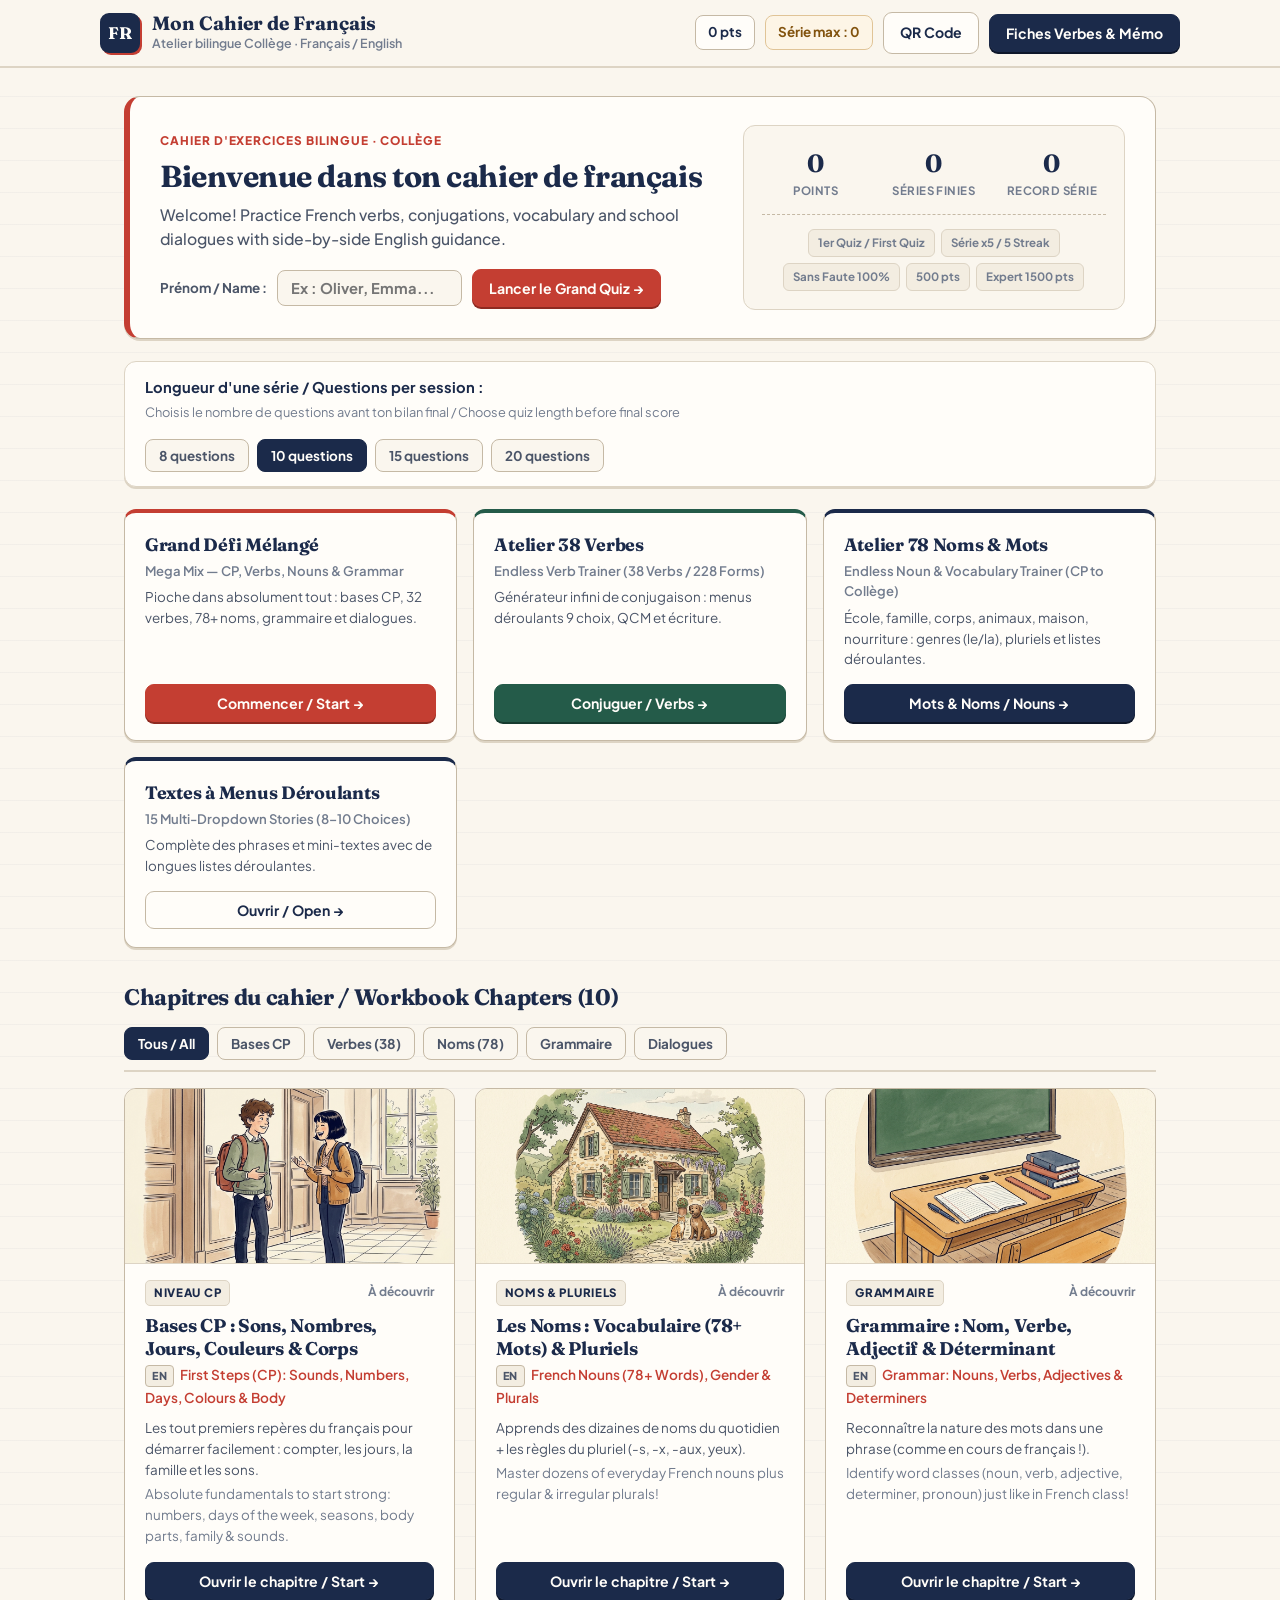
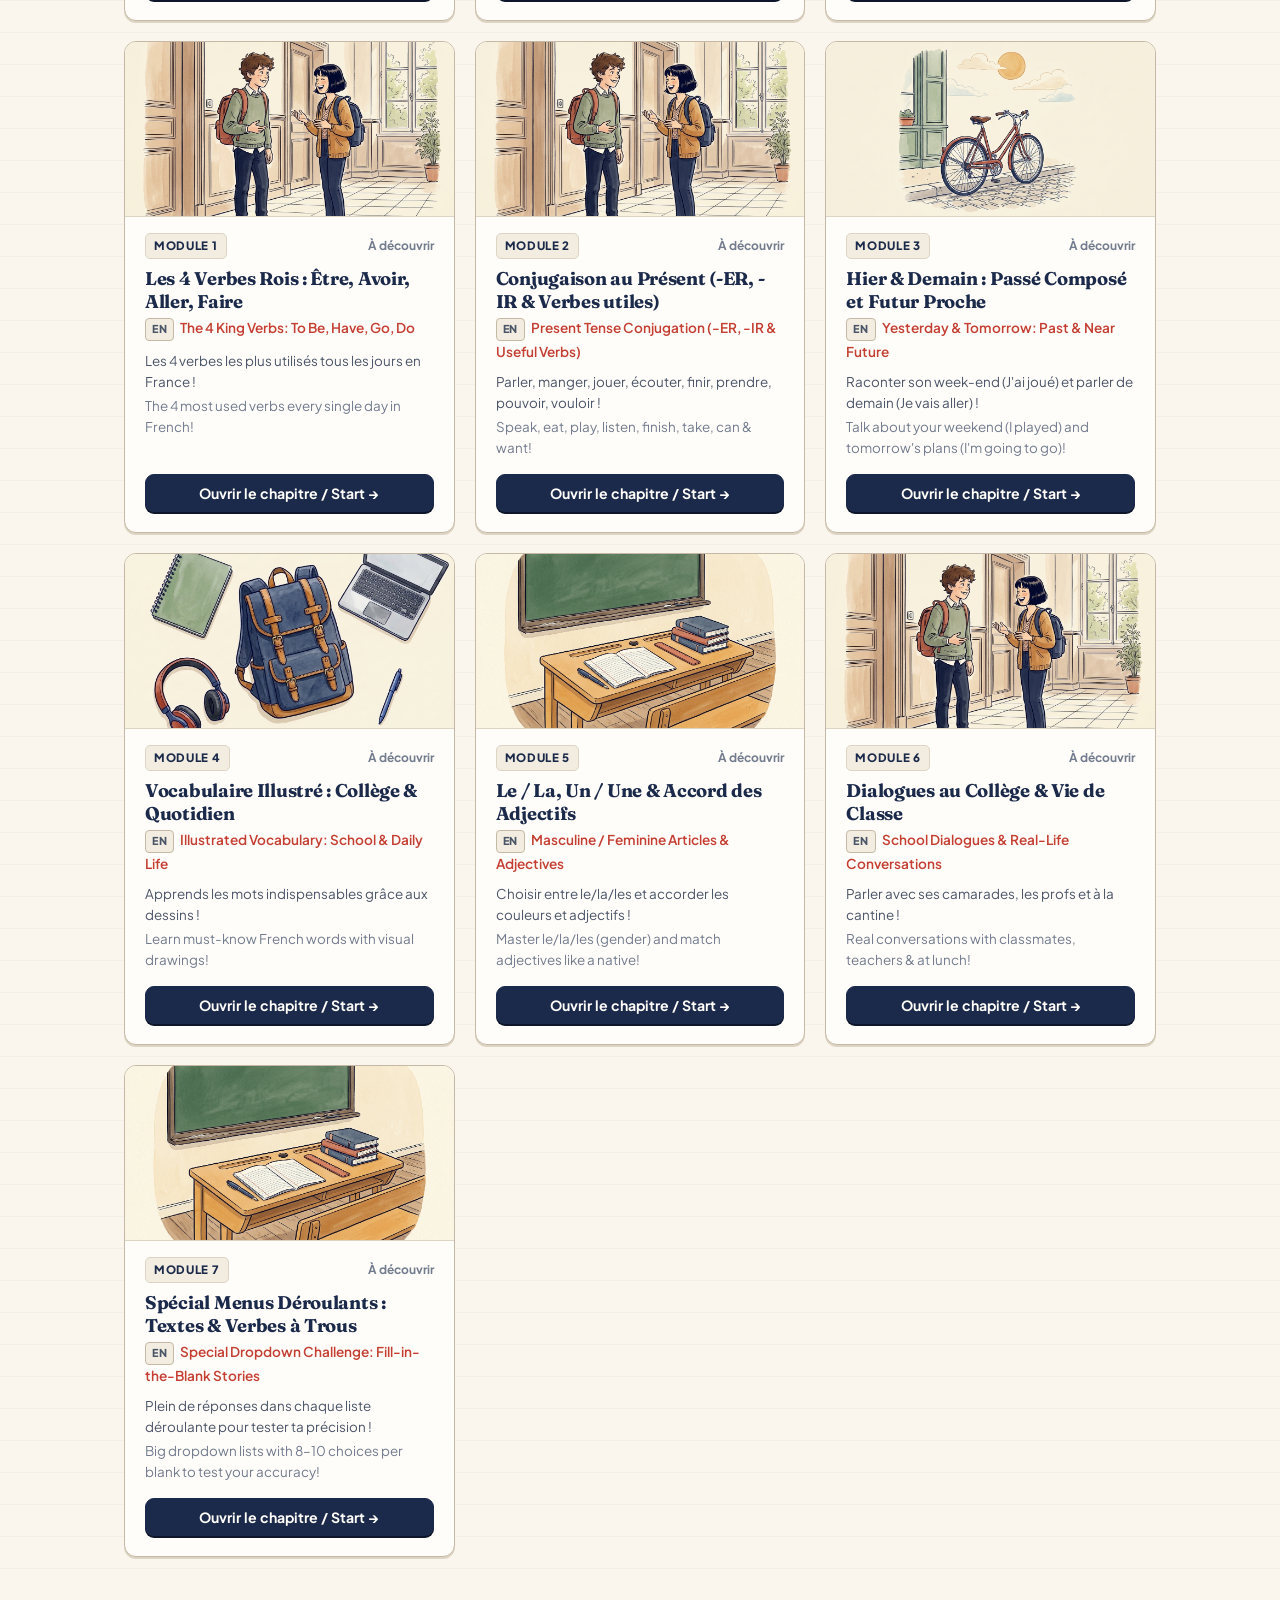
<file: index.html>
<!DOCTYPE html>
<html lang="fr">
<head>
  <meta charset="UTF-8" />
  <meta name="viewport" content="width=device-width, initial-scale=1.0" />
  <title>Mon Cahier de Français — Exercices Bilingues FR / EN</title>
  <link rel="preconnect" href="https://fonts.googleapis.com" />
  <link rel="preconnect" href="https://fonts.gstatic.com" crossorigin />
  <link href="https://fonts.googleapis.com/css2?family=Fraunces:opsz,wght@9..144,600;9..144,700&family=Plus+Jakarta+Sans:wght@400;500;600;700;800&display=swap" rel="stylesheet" />
  <link rel="stylesheet" href="styles.css" />
</head>
<body>
  <canvas id="confetti-canvas"></canvas>

  <!-- Top Navigation Bar -->
  <header class="navbar">
    <div class="navbar-inner">
      <div class="brand" onclick="renderHome()" title="Retour à l'accueil / Back to Home">
        <div class="brand-monogram">FR</div>
        <div>
          <div class="brand-title">Mon Cahier de Français</div>
          <div class="brand-sub">Atelier bilingue Collège &middot; Français / English</div>
        </div>
      </div>

      <div class="nav-actions">
        <span class="stat-pill" id="nav-xp">0 pts</span>
        <span class="stat-pill stat-pill-streak" id="nav-streak">Série : 0</span>
        <a class="btn btn-outline" href="qr.html" style="text-decoration:none;">QR Code</a>
        <button class="btn btn-ink" type="button" onclick="openMemoModal()">
          Fiches Verbes &amp; Mémo
        </button>
      </div>
    </div>
  </header>

  <!-- Main Dynamic App Container -->
  <main class="container" id="app"></main>

  <!-- Verb Conjugation & Grammar Cheat-Sheet Modal -->
  <div id="memo-modal" class="modal-backdrop hidden" role="dialog" aria-modal="true">
    <div class="modal-panel">
      <div class="modal-header">
        <div>
          <h2 class="modal-title">Aide-mémoire &amp; Tableaux de verbes</h2>
          <div class="modal-sub">
            Bilingual French / English reference &mdash; consultable même en plein exercice
          </div>
        </div>
        <button class="btn btn-outline" type="button" onclick="closeMemoModal()">Fermer / Close</button>
      </div>
      <div id="memo-tabs" class="modal-tabs"></div>
      <div id="memo-body" class="modal-body"></div>
    </div>
  </div>

  <script src="illustrations.js"></script>
  <script src="data.js"></script>
  <script src="vocab_and_verbs.js"></script>
  <script src="extra_modules.js"></script>
  <script src="app.js"></script>
</body>
</html>
</file>
<file: styles.css>
/* Mon Cahier de Français — Authentic French Notebook & Editorial Workbook Aesthetic */
:root {
  --paper: #FAF6EE;
  --paper-alt: #F3EDE1;
  --surface: #FFFDF9;
  --ink: #1B2A4A;
  --ink-soft: #4B5568;
  --ink-muted: #727C8E;
  --red-pen: #C43E32;
  --red-soft: #FBECEB;
  --green-board: #245B49;
  --green-soft: #E9F4EF;
  --ochre: #B67B1F;
  --ochre-soft: #FDF5E6;
  --border: #DDD4C4;
  --border-strong: #C5B9A5;
  --shadow-paper: 0 2px 0 #DDD4C4;
  --shadow-lift: 0 5px 0 #D2C6B2;
  --radius-sm: 8px;
  --radius-md: 12px;
  --radius-lg: 16px;
}

* {
  box-sizing: border-box;
  margin: 0;
  padding: 0;
}

body {
  font-family: "Plus Jakarta Sans", -apple-system, BlinkMacSystemFont, "Segoe UI", sans-serif;
  background-color: var(--paper);
  /* Subtle French notebook paper horizontal rulings */
  background-image: linear-gradient(rgba(27, 42, 74, 0.035) 1px, transparent 1px);
  background-size: 100% 32px;
  color: var(--ink);
  min-height: 100vh;
  line-height: 1.55;
  -webkit-font-smoothing: antialiased;
}

h1, h2, h3, .serif {
  font-family: "Fraunces", Georgia, "Times New Roman", serif;
  letter-spacing: -0.015em;
}

#confetti-canvas {
  position: fixed;
  inset: 0;
  pointer-events: none;
  z-index: 999;
}

/* ==================== LANGUAGE TAGS (Clean, No Flag Spam) ==================== */
.lang-tag {
  display: inline-flex;
  align-items: center;
  justify-content: center;
  font-size: 0.68rem;
  font-weight: 800;
  letter-spacing: 0.06em;
  text-transform: uppercase;
  padding: 2px 6px;
  border-radius: 4px;
  margin-right: 6px;
  vertical-align: middle;
}

.lang-fr {
  background: var(--ink);
  color: #FFFDF9;
}

.lang-en {
  background: var(--paper-alt);
  color: var(--ink-soft);
  border: 1px solid var(--border-strong);
}

/* ==================== TOP NAVBAR ==================== */
.navbar {
  position: sticky;
  top: 0;
  z-index: 50;
  background: rgba(250, 246, 238, 0.96);
  backdrop-filter: blur(8px);
  border-bottom: 2px solid var(--border);
  padding: 12px 24px;
}

.navbar-inner {
  max-width: 1080px;
  margin: 0 auto;
  display: flex;
  align-items: center;
  justify-content: space-between;
  gap: 14px;
  flex-wrap: wrap;
}

.brand {
  display: flex;
  align-items: center;
  gap: 12px;
  cursor: pointer;
  user-select: none;
}

.brand-monogram {
  width: 40px;
  height: 40px;
  border-radius: 9px;
  background: var(--ink);
  color: #FFFDF9;
  font-family: "Fraunces", Georgia, serif;
  font-weight: 700;
  font-size: 1.05rem;
  display: flex;
  align-items: center;
  justify-content: center;
  border: 2px solid var(--ink);
  box-shadow: 2px 2px 0 var(--red-pen);
}

.brand-title {
  font-family: "Fraunces", Georgia, serif;
  font-weight: 700;
  font-size: 1.2rem;
  color: var(--ink);
  line-height: 1.15;
}

.brand-sub {
  font-size: 0.78rem;
  color: var(--ink-muted);
  font-weight: 600;
}

.nav-actions {
  display: flex;
  align-items: center;
  gap: 10px;
  flex-wrap: wrap;
}

.stat-pill {
  display: inline-flex;
  align-items: center;
  background: var(--surface);
  border: 1.5px solid var(--border-strong);
  color: var(--ink);
  font-weight: 700;
  font-size: 0.84rem;
  padding: 6px 12px;
  border-radius: 8px;
}

.stat-pill-streak {
  border-color: #E0C497;
  background: var(--ochre-soft);
  color: #82530E;
}

/* ==================== BUTTONS ==================== */
.btn {
  display: inline-flex;
  align-items: center;
  justify-content: center;
  gap: 8px;
  border: 1.5px solid transparent;
  cursor: pointer;
  font-family: inherit;
  font-weight: 700;
  font-size: 0.88rem;
  padding: 9px 16px;
  border-radius: 9px;
  transition: transform 0.1s ease, box-shadow 0.12s ease, background 0.14s ease;
}

.btn:active {
  transform: translateY(1px);
}

.btn-ink,
.btn-primary {
  background: var(--ink);
  color: #FFFDF9;
  border-color: var(--ink);
  box-shadow: 0 2px 0 #0E172A;
}

.btn-ink:hover,
.btn-primary:hover {
  background: #273B66;
}

.btn-red,
.btn-amber {
  background: var(--red-pen);
  color: #FFFDF9;
  border-color: var(--red-pen);
  box-shadow: 0 2px 0 #8E2A21;
}

.btn-red:hover,
.btn-amber:hover {
  background: #AD3328;
}

.btn-green,
.btn-purple {
  background: var(--green-board);
  color: #FFFDF9;
  border-color: var(--green-board);
  box-shadow: 0 2px 0 #163B2F;
}

.btn-green:hover,
.btn-purple:hover {
  background: #1C4A3B;
}

.btn-outline,
.btn-secondary {
  background: var(--surface);
  color: var(--ink);
  border: 1.5px solid var(--border-strong);
}

.btn-outline:hover,
.btn-secondary:hover {
  background: var(--paper-alt);
  border-color: var(--ink);
}

.speed-toggle {
  background: var(--surface);
  border: 1.5px solid var(--border-strong);
  color: var(--ink);
  padding: 7px 12px;
  border-radius: 9px;
  font-size: 0.82rem;
  font-weight: 700;
  cursor: pointer;
  font-family: inherit;
}

.speed-toggle.slow-active {
  background: var(--green-soft);
  border-color: var(--green-board);
  color: var(--green-board);
}

/* ==================== MAIN CONTAINER ==================== */
.container {
  max-width: 1080px;
  margin: 0 auto;
  padding: 28px 24px 72px;
}

/* ==================== HERO / NOTEBOOK COVER ==================== */
.hero-card {
  background: var(--surface);
  border: 1.5px solid var(--border-strong);
  border-left: 6px solid var(--red-pen);
  border-radius: var(--radius-lg);
  padding: 28px 30px;
  display: grid;
  grid-template-columns: 1.45fr 1fr;
  gap: 28px;
  align-items: center;
  box-shadow: var(--shadow-paper);
  margin-bottom: 22px;
}

.hero-kicker {
  display: inline-block;
  font-size: 0.74rem;
  font-weight: 800;
  letter-spacing: 0.08em;
  text-transform: uppercase;
  color: var(--red-pen);
  margin-bottom: 8px;
}

.hero-title {
  font-size: 1.9rem;
  font-weight: 700;
  line-height: 1.18;
  color: var(--ink);
  margin-bottom: 8px;
}

.hero-en {
  color: var(--ink-soft);
  font-size: 0.98rem;
  font-weight: 500;
  margin-bottom: 18px;
}

.student-name-row {
  display: flex;
  align-items: center;
  gap: 10px;
  flex-wrap: wrap;
}

.name-label {
  font-size: 0.84rem;
  font-weight: 700;
  color: var(--ink-soft);
}

.name-input {
  background: var(--paper);
  border: 1.5px solid var(--border-strong);
  color: var(--ink);
  padding: 8px 13px;
  border-radius: 8px;
  font-size: 0.92rem;
  font-weight: 700;
  font-family: inherit;
  width: 185px;
}

.name-input:focus {
  outline: none;
  border-color: var(--ink);
  background: #FFFFFF;
}

.hero-stats-box {
  background: var(--paper);
  border: 1.5px solid var(--border);
  border-radius: var(--radius-md);
  padding: 18px;
}

.hero-stats-grid {
  display: grid;
  grid-template-columns: repeat(3, 1fr);
  gap: 10px;
  text-align: center;
  padding-bottom: 14px;
  margin-bottom: 14px;
  border-bottom: 1px dashed var(--border-strong);
}

.hero-stat-num {
  font-family: "Fraunces", Georgia, serif;
  font-size: 1.55rem;
  font-weight: 700;
  color: var(--ink);
}

.hero-stat-lbl {
  font-size: 0.72rem;
  color: var(--ink-muted);
  font-weight: 700;
  text-transform: uppercase;
  letter-spacing: 0.04em;
}

.badges-row {
  display: flex;
  gap: 6px;
  flex-wrap: wrap;
  justify-content: center;
}

.mini-badge {
  font-size: 0.72rem;
  padding: 4px 9px;
  border-radius: 6px;
  background: var(--paper-alt);
  border: 1px solid var(--border);
  color: var(--ink-muted);
  font-weight: 700;
}

.mini-badge.unlocked {
  background: var(--ochre-soft);
  border-color: #D8A95C;
  color: #7A4B0A;
}

/* ==================== SETTINGS BAR ==================== */
.settings-bar {
  background: var(--surface);
  border: 1.5px solid var(--border);
  border-radius: var(--radius-md);
  padding: 14px 20px;
  margin-bottom: 22px;
  display: flex;
  align-items: center;
  justify-content: space-between;
  gap: 16px;
  flex-wrap: wrap;
  box-shadow: var(--shadow-paper);
}

.bilingual-label strong {
  display: block;
  font-size: 0.92rem;
  color: var(--ink);
}

.bilingual-label span {
  font-size: 0.8rem;
  color: var(--ink-muted);
}

.count-pills {
  display: flex;
  gap: 8px;
  flex-wrap: wrap;
}

.count-pill {
  padding: 7px 13px;
  border-radius: 8px;
  border: 1.5px solid var(--border-strong);
  background: var(--paper);
  font-weight: 700;
  font-size: 0.84rem;
  font-family: inherit;
  cursor: pointer;
  color: var(--ink-soft);
}

.count-pill.active {
  background: var(--ink);
  border-color: var(--ink);
  color: #FFFDF9;
}

/* ==================== QUICK TRAINING MODES ==================== */
.special-modes-grid {
  display: grid;
  grid-template-columns: repeat(auto-fit, minmax(290px, 1fr));
  gap: 16px;
  margin-bottom: 32px;
}

.special-card {
  background: var(--surface);
  border: 1.5px solid var(--border-strong);
  border-radius: var(--radius-md);
  padding: 18px 20px;
  display: flex;
  flex-direction: column;
  justify-content: space-between;
  gap: 14px;
  box-shadow: var(--shadow-paper);
  transition: transform 0.14s ease, box-shadow 0.14s ease;
}

.special-card:hover {
  transform: translateY(-2px);
  box-shadow: var(--shadow-lift);
}

.special-card.mix-card {
  border-top: 4px solid var(--red-pen);
}

.special-card.drill-card {
  border-top: 4px solid var(--green-board);
}

.special-card.dd-card {
  border-top: 4px solid var(--ink);
}

.special-card h3 {
  font-size: 1.12rem;
  color: var(--ink);
  margin-bottom: 2px;
}

.special-card .en-sub {
  font-size: 0.82rem;
  color: var(--ink-muted);
  font-weight: 600;
  margin-bottom: 6px;
}

/* ==================== MODULES GRID ==================== */
.section-heading {
  display: flex;
  align-items: baseline;
  justify-content: space-between;
  margin-bottom: 16px;
  padding-bottom: 10px;
  border-bottom: 2px solid var(--border);
  gap: 12px;
  flex-wrap: wrap;
}

.section-heading h2 {
  font-size: 1.4rem;
  font-weight: 700;
  color: var(--ink);
}

.section-heading span {
  color: var(--ink-muted);
  font-size: 0.88rem;
  font-weight: 600;
}

.modules-grid {
  display: grid;
  grid-template-columns: repeat(auto-fill, minmax(315px, 1fr));
  gap: 20px;
}

.module-card {
  background: var(--surface);
  border: 1.5px solid var(--border-strong);
  border-radius: var(--radius-md);
  overflow: hidden;
  display: flex;
  flex-direction: column;
  box-shadow: var(--shadow-paper);
  transition: transform 0.15s ease, box-shadow 0.15s ease, border-color 0.15s ease;
}

.module-card:hover {
  transform: translateY(-3px);
  box-shadow: var(--shadow-lift);
  border-color: var(--ink);
}

.module-illus {
  height: 175px;
  background: var(--paper);
  border-bottom: 1.5px solid var(--border);
  overflow: hidden;
  display: flex;
  align-items: center;
  justify-content: center;
}

.module-illus img {
  width: 100%;
  height: 100%;
  object-fit: cover;
  display: block;
}

.module-body {
  padding: 16px 20px 20px;
  display: flex;
  flex-direction: column;
  flex: 1;
}

.module-top-row {
  display: flex;
  align-items: center;
  justify-content: space-between;
  margin-bottom: 8px;
}

.module-tag {
  font-size: 0.72rem;
  font-weight: 800;
  letter-spacing: 0.06em;
  text-transform: uppercase;
  padding: 3px 8px;
  border-radius: 5px;
  background: var(--paper-alt);
  color: var(--ink);
  border: 1px solid var(--border);
}

.best-score-chip {
  font-size: 0.75rem;
  font-weight: 800;
  color: var(--green-board);
  background: var(--green-soft);
  border: 1px solid #B7D9CB;
  padding: 2px 8px;
  border-radius: 6px;
}

.module-title-fr {
  font-size: 1.15rem;
  font-weight: 700;
  line-height: 1.25;
  color: var(--ink);
  margin-bottom: 4px;
}

.module-title-en {
  font-size: 0.85rem;
  font-weight: 600;
  color: var(--red-pen);
  margin-bottom: 10px;
}

.module-desc {
  font-size: 0.84rem;
  color: var(--ink-soft);
  margin-bottom: 16px;
  flex: 1;
}

.module-desc .en-line {
  display: block;
  margin-top: 3px;
  color: var(--ink-muted);
}

/* ==================== QUIZ VIEW ==================== */
.quiz-wrapper {
  max-width: 820px;
  margin: 0 auto;
}

.quiz-topbar {
  display: flex;
  align-items: center;
  justify-content: space-between;
  gap: 12px;
  margin-bottom: 14px;
  flex-wrap: wrap;
}

.progress-track {
  width: 100%;
  height: 10px;
  background: var(--paper-alt);
  border: 1px solid var(--border-strong);
  border-radius: 999px;
  overflow: hidden;
  margin-bottom: 20px;
}

.progress-fill {
  height: 100%;
  background: var(--ink);
  transition: width 0.35s ease;
}

.quiz-card {
  background: var(--surface);
  border: 1.5px solid var(--border-strong);
  border-radius: var(--radius-lg);
  padding: 26px 28px;
  box-shadow: var(--shadow-paper);
}

.quiz-visual-row {
  display: grid;
  grid-template-columns: 240px 1fr;
  gap: 24px;
  align-items: center;
  margin-bottom: 22px;
}

.quiz-svg-box {
  width: 240px;
  height: 175px;
  border-radius: 10px;
  overflow: hidden;
  border: 1.5px solid var(--border-strong);
  background: var(--paper);
}

.quiz-svg-box img {
  width: 100%;
  height: 100%;
  object-fit: cover;
  display: block;
}

.bilingual-prompt {
  margin-bottom: 12px;
}

.prompt-fr {
  font-size: 1.04rem;
  font-weight: 800;
  color: var(--ink);
  margin-bottom: 3px;
}

.prompt-en {
  font-size: 0.88rem;
  color: var(--ink-muted);
  font-weight: 600;
}

.sentence-box {
  background: var(--paper);
  border: 1.5px solid var(--border);
  border-left: 4px solid var(--red-pen);
  border-radius: 10px;
  padding: 14px 16px;
  margin-bottom: 12px;
}

.sentence-fr {
  font-family: "Fraunces", Georgia, serif;
  font-size: 1.24rem;
  font-weight: 600;
  color: var(--ink);
  margin-bottom: 4px;
}

.sentence-en {
  font-size: 0.92rem;
  color: var(--ink-soft);
}

.audio-controls {
  display: flex;
  gap: 8px;
  flex-wrap: wrap;
}

.btn-audio {
  display: inline-flex;
  align-items: center;
  gap: 6px;
  background: var(--paper);
  border: 1.5px solid var(--border-strong);
  color: var(--ink);
  font-family: inherit;
  font-weight: 700;
  font-size: 0.82rem;
  padding: 6px 12px;
  border-radius: 8px;
  cursor: pointer;
}

.btn-audio:hover {
  background: var(--ink);
  color: #FFFDF9;
  border-color: var(--ink);
}

/* MCQ Options */
.mcq-grid {
  display: grid;
  grid-template-columns: repeat(2, 1fr);
  gap: 12px;
  margin-top: 10px;
}

.mcq-btn {
  background: var(--surface);
  border: 1.5px solid var(--border-strong);
  border-radius: 10px;
  padding: 13px 16px;
  text-align: left;
  font-family: inherit;
  font-size: 1rem;
  font-weight: 700;
  color: var(--ink);
  cursor: pointer;
  transition: all 0.12s ease;
  display: flex;
  flex-direction: column;
  gap: 3px;
  box-shadow: 0 2px 0 var(--border);
}

.mcq-btn:hover:not(:disabled) {
  border-color: var(--ink);
  background: var(--paper);
}

.mcq-btn .opt-en {
  font-size: 0.82rem;
  color: var(--ink-muted);
  font-weight: 500;
}

.mcq-btn.correct {
  border-color: var(--green-board);
  background: var(--green-soft);
  color: #143D30;
  box-shadow: none;
}

.mcq-btn.wrong {
  border-color: var(--red-pen);
  background: var(--red-soft);
  color: #7C221A;
  box-shadow: none;
}

/* Dialogue Bubble */
.dialogue-bubble {
  background: var(--paper);
  border: 1.5px solid var(--border-strong);
  border-left: 4px solid var(--ink);
  border-radius: 10px;
  padding: 14px 16px;
  margin-bottom: 14px;
}

.speaker-tag {
  font-size: 0.74rem;
  font-weight: 800;
  text-transform: uppercase;
  letter-spacing: 0.05em;
  color: var(--red-pen);
  margin-bottom: 4px;
}

/* Input Type + French Accent Keyboard */
.input-area {
  margin-top: 12px;
}

.answer-input-row {
  display: flex;
  gap: 10px;
  margin-bottom: 10px;
}

.answer-input {
  flex: 1;
  padding: 12px 15px;
  font-family: inherit;
  font-size: 1.1rem;
  font-weight: 700;
  color: var(--ink);
  background: var(--paper);
  border: 1.5px solid var(--border-strong);
  border-radius: 10px;
  outline: none;
}

.answer-input:focus {
  border-color: var(--ink);
  background: #FFFFFF;
}

.accent-bar {
  display: flex;
  align-items: center;
  gap: 6px;
  flex-wrap: wrap;
  margin-bottom: 12px;
}

.accent-bar-label {
  font-size: 0.78rem;
  color: var(--ink-muted);
  font-weight: 700;
  margin-right: 4px;
}

.accent-key {
  width: 34px;
  height: 34px;
  border-radius: 7px;
  border: 1.5px solid var(--border-strong);
  background: var(--paper);
  font-family: inherit;
  font-size: 0.96rem;
  font-weight: 700;
  cursor: pointer;
  color: var(--ink);
}

.accent-key:hover {
  background: var(--ink);
  border-color: var(--ink);
  color: #FFFDF9;
}

.hint-box {
  font-size: 0.85rem;
  color: #7A4B0A;
  background: var(--ochre-soft);
  border: 1px solid #DFBA7C;
  padding: 10px 14px;
  border-radius: 8px;
  margin-top: 8px;
}

/* Word Order Builder */
.order-dropzone {
  min-height: 58px;
  border: 1.5px dashed var(--border-strong);
  background: var(--paper);
  border-radius: 10px;
  padding: 12px;
  display: flex;
  flex-wrap: wrap;
  gap: 8px;
  align-items: center;
  margin-bottom: 14px;
}

.order-bank {
  display: flex;
  flex-wrap: wrap;
  gap: 8px;
  margin-bottom: 16px;
}

.word-chip {
  padding: 8px 14px;
  border-radius: 8px;
  background: var(--surface);
  border: 1.5px solid var(--border-strong);
  font-family: inherit;
  font-weight: 700;
  font-size: 0.95rem;
  cursor: pointer;
  color: var(--ink);
  user-select: none;
  box-shadow: 0 2px 0 var(--border);
}

.word-chip:hover {
  border-color: var(--ink);
  background: var(--paper-alt);
}

.word-chip.in-zone {
  background: var(--ink);
  border-color: var(--ink);
  color: #FFFDF9;
  box-shadow: none;
}

/* Inline Dropdown Cloze Exercises */
.dropdown-passage {
  background: var(--paper);
  border: 1.5px solid var(--border-strong);
  border-left: 4px solid var(--ink);
  border-radius: 12px;
  padding: 20px 22px;
  font-family: "Fraunces", Georgia, serif;
  font-size: 1.2rem;
  font-weight: 600;
  line-height: 2.3;
  color: var(--ink);
  margin-bottom: 14px;
}

.inline-select {
  appearance: auto;
  display: inline-block;
  margin: 2px 4px;
  padding: 5px 10px;
  font-family: "Plus Jakarta Sans", sans-serif;
  font-size: 0.96rem;
  font-weight: 700;
  color: var(--ink);
  background: #FFFDF9;
  border: 1.5px solid var(--ink);
  border-radius: 8px;
  cursor: pointer;
  box-shadow: 0 2px 0 var(--border-strong);
}

.inline-select:focus {
  outline: none;
  border-color: var(--red-pen);
}

.inline-select.correct {
  border-color: var(--green-board);
  background: var(--green-soft);
  color: #143D30;
}

.inline-select.wrong {
  border-color: var(--red-pen);
  background: var(--red-soft);
  color: #7C221A;
}

.dropdown-fix-chip {
  display: inline-block;
  font-family: "Plus Jakarta Sans", sans-serif;
  font-size: 0.82rem;
  font-weight: 800;
  background: var(--green-soft);
  color: var(--green-board);
  border: 1px solid #A7D0BF;
  padding: 2px 8px;
  border-radius: 6px;
  margin: 0 4px;
}

/* Match Pairs */
.match-columns {
  display: grid;
  grid-template-columns: 1fr 1fr;
  gap: 16px;
  margin-top: 12px;
}

.match-col-title {
  font-size: 0.76rem;
  font-weight: 800;
  color: var(--ink-muted);
  margin-bottom: 8px;
  letter-spacing: 0.06em;
  text-transform: uppercase;
}

.match-item {
  width: 100%;
  padding: 11px 14px;
  margin-bottom: 8px;
  border-radius: 9px;
  border: 1.5px solid var(--border-strong);
  background: var(--surface);
  font-family: inherit;
  font-weight: 700;
  font-size: 0.94rem;
  color: var(--ink);
  text-align: left;
  cursor: pointer;
  transition: all 0.12s ease;
}

.match-item.selected {
  border-color: var(--ink);
  background: var(--ink);
  color: #FFFDF9;
}

.match-item.matched {
  border-color: var(--green-board);
  background: var(--green-soft);
  color: #143D30;
  cursor: default;
}

.match-item.wrong-flash {
  border-color: var(--red-pen);
  background: var(--red-soft);
}

/* Feedback Box */
.feedback-banner {
  margin-top: 20px;
  padding: 16px 18px;
  border-radius: 12px;
  display: flex;
  align-items: flex-start;
  justify-content: space-between;
  gap: 16px;
  flex-wrap: wrap;
}

.feedback-banner.ok {
  background: var(--green-soft);
  border: 1.5px solid var(--green-board);
}

.feedback-banner.ko {
  background: var(--red-soft);
  border: 1.5px solid var(--red-pen);
}

.feedback-title {
  font-weight: 800;
  font-size: 1rem;
  margin-bottom: 5px;
}

.feedback-banner.ok .feedback-title {
  color: var(--green-board);
}

.feedback-banner.ko .feedback-title {
  color: var(--red-pen);
}

.feedback-explain-fr {
  font-size: 0.9rem;
  font-weight: 600;
  color: var(--ink);
}

.feedback-explain-en {
  font-size: 0.85rem;
  color: var(--ink-soft);
  margin-top: 3px;
}

/* ==================== FINAL SCORE SCREEN ==================== */
.results-card {
  max-width: 820px;
  margin: 0 auto;
  background: var(--surface);
  border: 1.5px solid var(--border-strong);
  border-top: 6px solid var(--ink);
  border-radius: var(--radius-lg);
  padding: 32px;
  box-shadow: var(--shadow-paper);
  text-align: center;
}

.results-top {
  display: flex;
  flex-direction: column;
  align-items: center;
  margin-bottom: 24px;
}

.results-trophy {
  width: 210px;
  height: 155px;
  border-radius: 12px;
  overflow: hidden;
  border: 1.5px solid var(--border);
  margin-bottom: 14px;
}

.results-trophy img {
  width: 100%;
  height: 100%;
  object-fit: cover;
  display: block;
}

.stars-display {
  font-size: 1.45rem;
  font-weight: 800;
  color: var(--ochre);
  letter-spacing: 6px;
  margin-bottom: 6px;
}

.results-title-fr {
  font-size: 1.85rem;
  font-weight: 700;
  color: var(--ink);
  margin-bottom: 6px;
}

.results-title-en {
  font-size: 0.96rem;
  color: var(--ink-soft);
  margin-bottom: 18px;
}

.score-kpis {
  display: grid;
  grid-template-columns: repeat(3, 1fr);
  gap: 14px;
  width: 100%;
  max-width: 560px;
  margin: 0 auto 24px;
}

.kpi-box {
  background: var(--paper);
  border: 1.5px solid var(--border);
  border-radius: 10px;
  padding: 14px 10px;
}

.kpi-val {
  font-family: "Fraunces", Georgia, serif;
  font-size: 1.55rem;
  font-weight: 700;
  color: var(--ink);
}

.kpi-lbl {
  font-size: 0.76rem;
  color: var(--ink-muted);
  font-weight: 700;
}

.results-actions {
  display: flex;
  justify-content: center;
  gap: 12px;
  flex-wrap: wrap;
  margin-bottom: 28px;
}

.review-list {
  text-align: left;
  border-top: 1.5px solid var(--border);
  padding-top: 22px;
}

.review-item {
  border: 1.5px solid var(--border);
  border-radius: 10px;
  padding: 14px 16px;
  margin-bottom: 10px;
  display: flex;
  align-items: flex-start;
  justify-content: space-between;
  gap: 12px;
  background: var(--surface);
}

.review-item.rev-ok {
  border-left: 5px solid var(--green-board);
}

.review-item.rev-ko {
  border-left: 5px solid var(--red-pen);
}

/* ==================== MODAL: VERB CHEAT SHEETS & MEMO ==================== */
.modal-backdrop {
  position: fixed;
  inset: 0;
  background: rgba(27, 42, 74, 0.45);
  backdrop-filter: blur(3px);
  z-index: 200;
  display: flex;
  align-items: center;
  justify-content: center;
  padding: 20px;
}

.modal-backdrop.hidden {
  display: none;
}

.modal-panel {
  background: var(--surface);
  width: 100%;
  max-width: 900px;
  max-height: 88vh;
  border-radius: 16px;
  border: 2px solid var(--ink);
  display: flex;
  flex-direction: column;
  overflow: hidden;
  box-shadow: 0 20px 50px rgba(27, 42, 74, 0.25);
}

.modal-header {
  padding: 18px 24px;
  border-bottom: 1.5px solid var(--border);
  display: flex;
  align-items: center;
  justify-content: space-between;
  background: var(--paper);
}

.modal-title {
  font-size: 1.25rem;
  color: var(--ink);
}

.modal-sub {
  font-size: 0.82rem;
  color: var(--ink-muted);
}

.modal-tabs {
  display: flex;
  gap: 8px;
  padding: 12px 24px;
  border-bottom: 1px solid var(--border);
  background: var(--surface);
  flex-wrap: wrap;
}

.modal-body {
  padding: 20px 24px;
  overflow-y: auto;
}

.verb-pills {
  display: flex;
  gap: 8px;
  flex-wrap: wrap;
  margin-bottom: 18px;
}

.verb-pill {
  padding: 6px 12px;
  border-radius: 7px;
  border: 1.5px solid var(--border-strong);
  background: var(--paper);
  font-family: inherit;
  font-weight: 700;
  font-size: 0.84rem;
  cursor: pointer;
  color: var(--ink);
}

.verb-pill.active {
  background: var(--ink);
  border-color: var(--ink);
  color: #FFFDF9;
}

.conj-table {
  width: 100%;
  border-collapse: collapse;
  margin-top: 12px;
}

.conj-table th,
.conj-table td {
  padding: 10px 12px;
  border-bottom: 1px solid var(--border);
  text-align: left;
  font-size: 0.9rem;
}

.conj-table th {
  background: var(--paper);
  font-size: 0.74rem;
  letter-spacing: 0.05em;
  text-transform: uppercase;
  color: var(--ink-muted);
}

.conj-highlight {
  color: var(--red-pen);
  font-weight: 800;
}

/* ==================== RESPONSIVE ==================== */
@media (max-width: 760px) {
  .hero-card {
    grid-template-columns: 1fr;
    padding: 22px;
  }
  .quiz-visual-row {
    grid-template-columns: 1fr;
  }
  .quiz-svg-box {
    width: 100%;
    max-width: 300px;
    margin: 0 auto;
  }
  .mcq-grid,
  .match-columns {
    grid-template-columns: 1fr;
  }
  .score-kpis {
    grid-template-columns: 1fr;
  }
}
</file>
